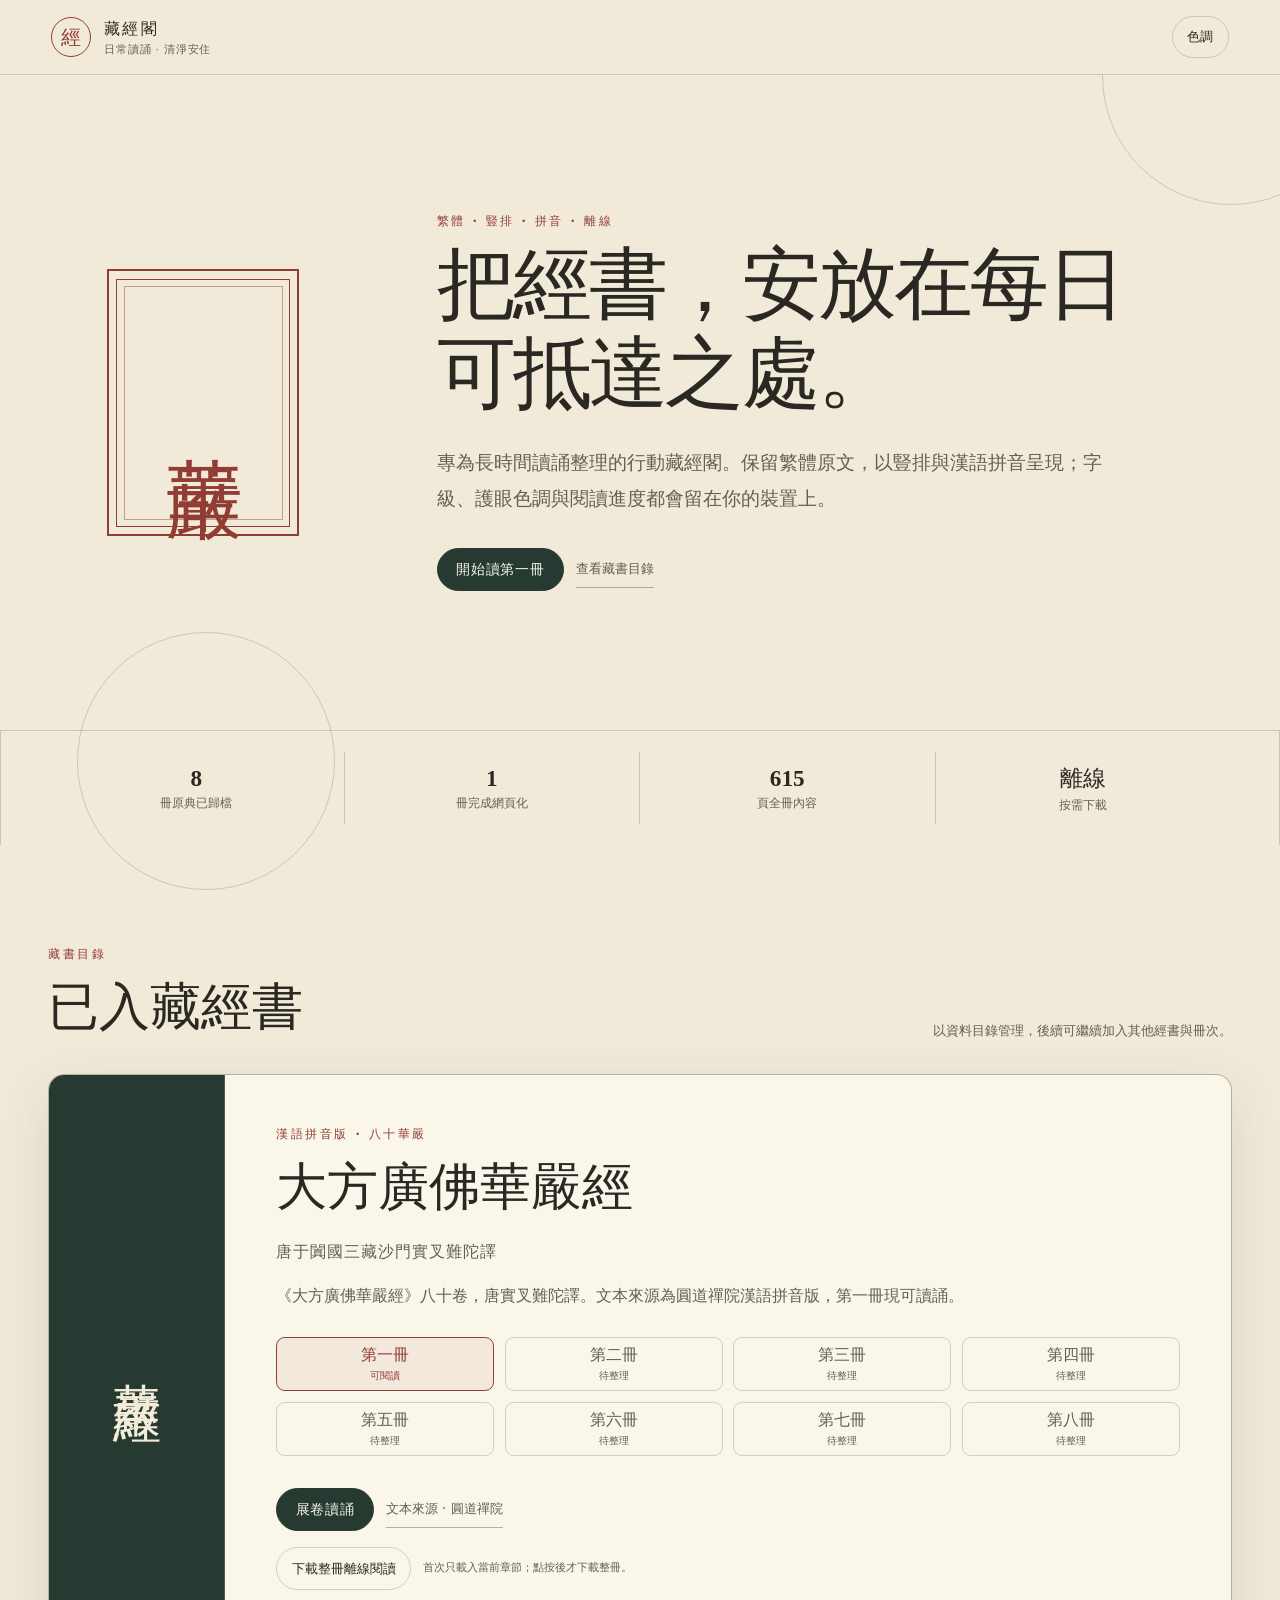
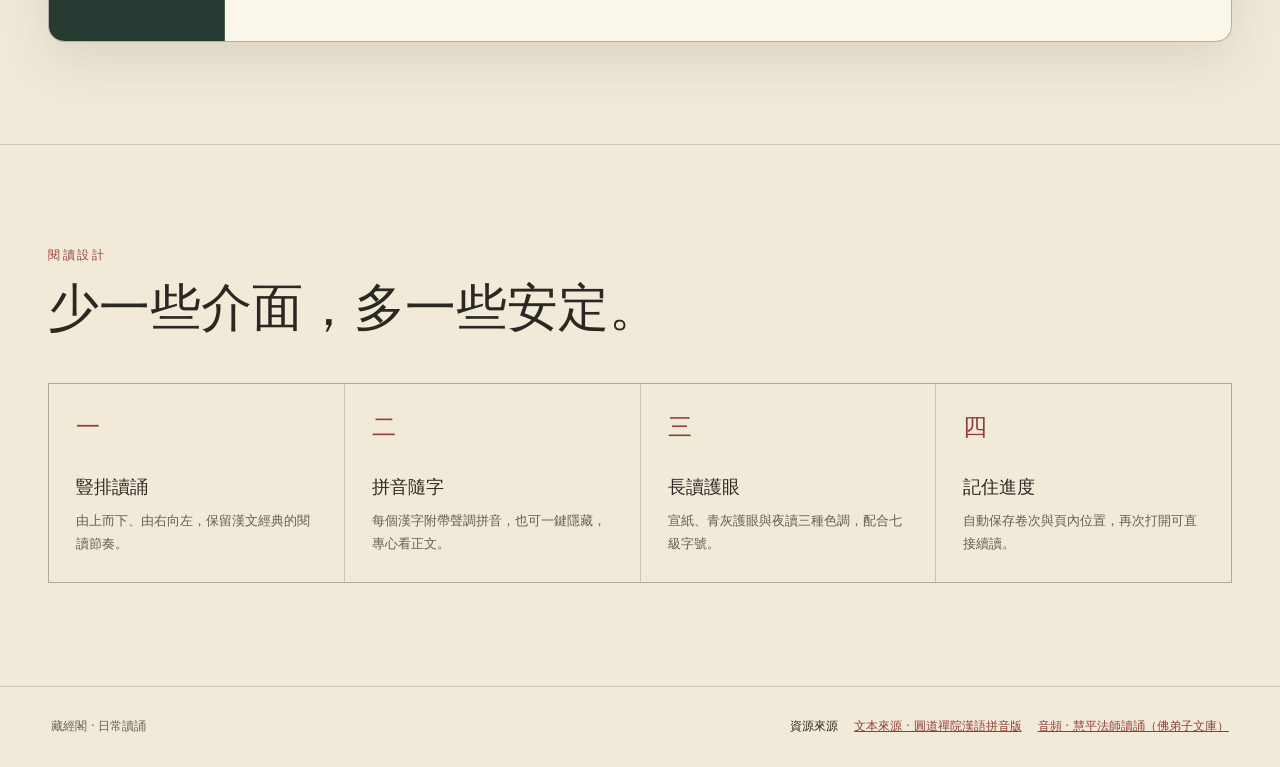
<file: index.html>
<!doctype html>
<html lang="zh-Hant" data-theme="paper" data-reader-font-scale="100" data-pinyin="on">
  <head>
    <meta charset="utf-8">
    <meta name="viewport" content="width=device-width, initial-scale=1, viewport-fit=cover">
    <meta name="theme-color" content="#263a31">
    <meta name="description" content="為手機閱讀而排版的繁體、豎排、拼音經書館。">
    <meta name="apple-mobile-web-app-capable" content="yes">
    <meta name="apple-mobile-web-app-status-bar-style" content="black-translucent">
    <meta name="apple-mobile-web-app-title" content="藏經閣">
    <link rel="manifest" href="./manifest.webmanifest">
    <link rel="apple-touch-icon" href="./assets/icons/apple-touch-icon.png">
    <link rel="icon" href="./assets/icons/icon-192.png">
    <link rel="stylesheet" href="./assets/styles.css">
    <script src="./assets/theme-init.js"></script>
    <title>藏經閣 · 日常讀誦</title>
  </head>
  <body class="library-page">
    <header class="site-header">
      <a class="brand" href="./index.html" aria-label="藏經閣首頁">
        <span class="brand-mark" aria-hidden="true">經</span>
        <span>
          <strong>藏經閣</strong>
          <small>日常讀誦 · 清淨安住</small>
        </span>
      </a>
      <div class="header-actions">
        <button class="quiet-button" type="button" data-theme-cycle aria-label="切換閱讀色調">色調</button>
        <button class="primary-button install-button" type="button" data-install hidden>安裝到手機</button>
      </div>
    </header>

    <main>
      <section class="library-hero" aria-labelledby="hero-title">
        <div class="hero-seal" aria-hidden="true">
          <span>華</span><span>嚴</span>
        </div>
        <div class="hero-copy">
          <p class="eyebrow">繁體 · 豎排 · 拼音 · 離線</p>
          <h1 id="hero-title">把經書，安放在每日可抵達之處。</h1>
          <p>專為長時間讀誦整理的行動藏經閣。保留繁體原文，以豎排與漢語拼音呈現；字級、護眼色調與閱讀進度都會留在你的裝置上。</p>
          <div class="hero-actions">
            <a class="primary-button" href="./reader.html?book=huayan&amp;volume=01">開始讀第一冊</a>
            <a class="text-link" href="#library">查看藏書目錄</a>
          </div>
          <a class="resume-card" id="resumeCard" href="./reader.html?book=huayan&amp;volume=01" hidden>
            <span>
              <small>上次讀到</small>
              <strong id="resumeTitle">第一冊</strong>
            </span>
            <span aria-hidden="true">續讀 →</span>
          </a>
        </div>
      </section>

      <section class="collection-summary" aria-label="藏書狀態">
        <div><strong>8</strong><span>冊原典已歸檔</span></div>
        <div><strong>1</strong><span>冊完成網頁化</span></div>
        <div><strong>615</strong><span>頁全冊內容</span></div>
        <div><strong>離線</strong><span>按需下載</span></div>
      </section>

      <section class="library-section" id="library" aria-labelledby="library-title">
        <div class="section-heading">
          <div>
            <p class="eyebrow">藏書目錄</p>
            <h2 id="library-title">已入藏經書</h2>
          </div>
          <p>以資料目錄管理，後續可繼續加入其他經書與冊次。</p>
        </div>
        <div class="book-grid" id="libraryGrid" aria-live="polite">
          <article class="book-card book-card-loading">正在整理藏書目錄…</article>
        </div>
      </section>

      <section class="reading-principles" aria-labelledby="principles-title">
        <p class="eyebrow">閱讀設計</p>
        <h2 id="principles-title">少一些介面，多一些安定。</h2>
        <div class="principle-grid">
          <article><span>一</span><h3>豎排讀誦</h3><p>由上而下、由右向左，保留漢文經典的閱讀節奏。</p></article>
          <article><span>二</span><h3>拼音隨字</h3><p>每個漢字附帶聲調拼音，也可一鍵隱藏，專心看正文。</p></article>
          <article><span>三</span><h3>長讀護眼</h3><p>宣紙、青灰護眼與夜讀三種色調，配合七級字號。</p></article>
          <article><span>四</span><h3>記住進度</h3><p>自動保存卷次與頁內位置，再次打開可直接續讀。</p></article>
        </div>
      </section>
    </main>

    <footer class="site-footer">
      <span>藏經閣 · 日常讀誦</span>
      <nav class="source-links" aria-label="資源來源">
        <strong>資源來源</strong>
        <a href="https://yuandao-world.org/2020/04/14/%E5%A4%A7%E6%96%B9%E5%BB%A3%E4%BD%9B%E8%8F%AF%E5%9A%B4%E7%B6%93-%E6%BC%A2%E8%AA%9E%E6%8B%BC%E9%9F%B3%E7%89%88%E9%9B%BB%E5%AD%90%E6%AA%94%E4%B8%8B%E8%BC%89/" target="_blank" rel="noreferrer">文本來源 · 圓道禪院漢語拼音版</a>
        <a href="https://www.fodizi.net/fojing/23/7444.html" target="_blank" rel="noreferrer">音頻 · 慧平法師讀誦（佛弟子文庫）</a>
      </nav>
    </footer>

    <dialog class="install-dialog" id="installDialog">
      <form method="dialog">
        <button class="dialog-close" aria-label="關閉">×</button>
        <p class="eyebrow">安裝到手機</p>
        <h2>像 App 一樣打開藏經閣</h2>
        <div id="installInstructions"></div>
        <button class="primary-button" value="close">知道了</button>
      </form>
    </dialog>

    <script src="./assets/app.js" defer></script>
  </body>
</html>
</file>
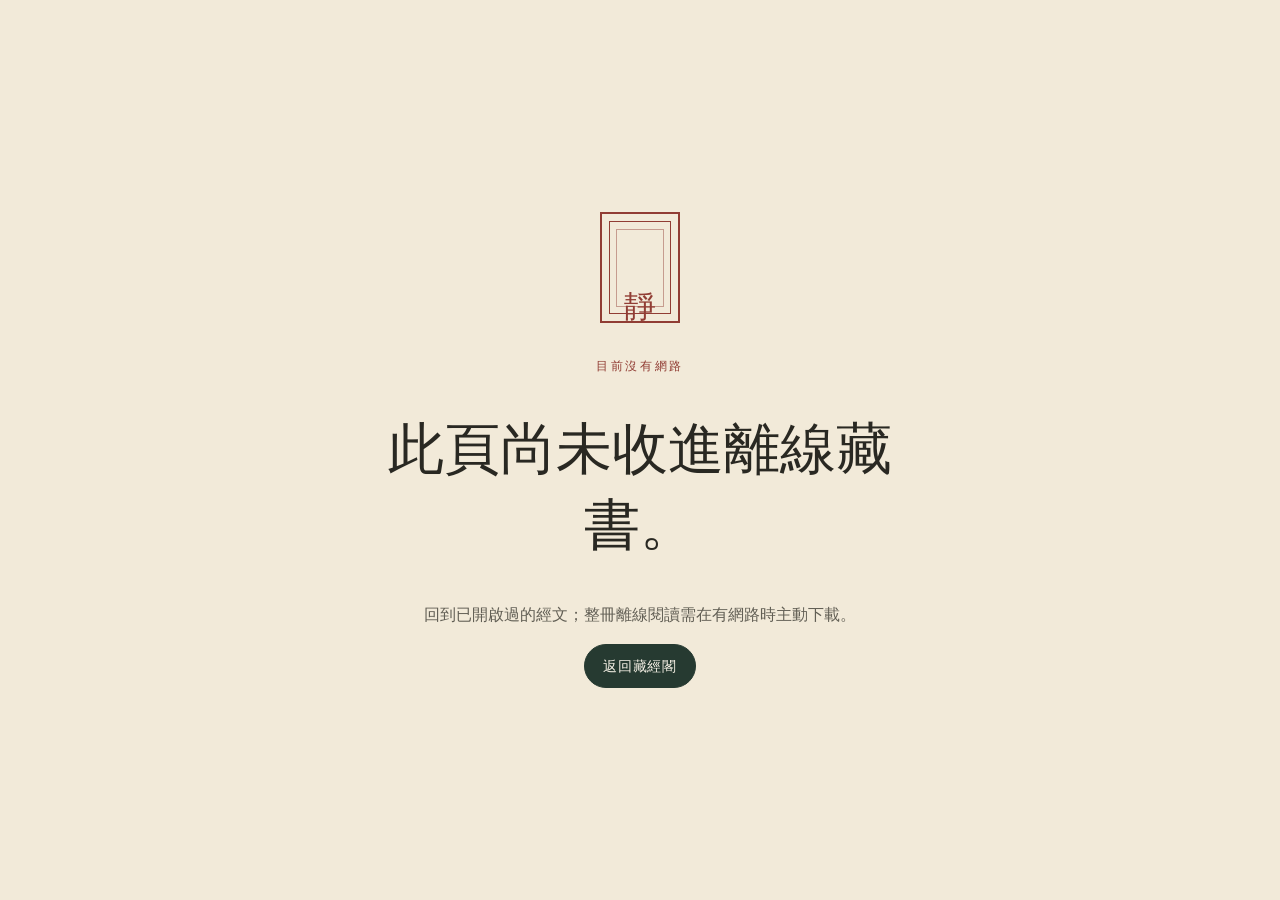
<file: offline.html>
<!doctype html>
<html lang="zh-Hant" data-theme="paper">
  <head>
    <meta charset="utf-8">
    <meta name="viewport" content="width=device-width, initial-scale=1, viewport-fit=cover">
    <link rel="stylesheet" href="./assets/styles.css">
    <script src="./assets/theme-init.js"></script>
    <title>暫時離線 · 藏經閣</title>
  </head>
  <body class="offline-page">
    <main>
      <span class="hero-seal" aria-hidden="true"><span>靜</span></span>
      <p class="eyebrow">目前沒有網路</p>
      <h1>此頁尚未收進離線藏書。</h1>
      <p>回到已開啟過的經文；整冊離線閱讀需在有網路時主動下載。</p>
      <a class="primary-button" href="./index.html">返回藏經閣</a>
    </main>
  </body>
</html>
</file>
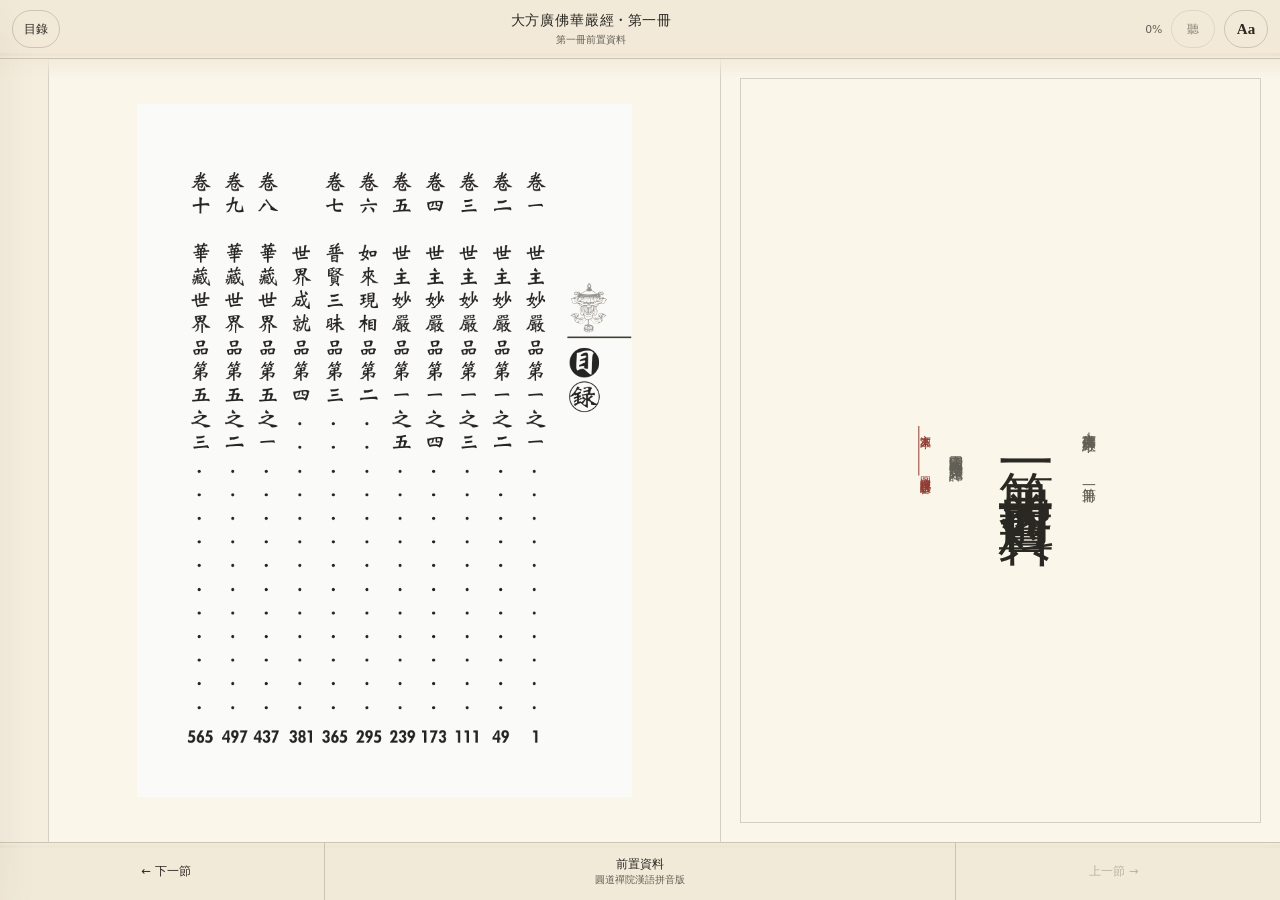
<file: reader.html>
<!doctype html>
<html lang="zh-Hant" data-theme="paper" data-reader-font-scale="100" data-pinyin="on">
  <head>
    <meta charset="utf-8">
    <meta name="viewport" content="width=device-width, initial-scale=1, viewport-fit=cover, user-scalable=yes">
    <meta name="theme-color" content="#263a31">
    <meta name="description" content="大方廣佛華嚴經第一冊繁體豎排拼音閱讀器。">
    <meta name="apple-mobile-web-app-capable" content="yes">
    <meta name="apple-mobile-web-app-status-bar-style" content="black-translucent">
    <meta name="apple-mobile-web-app-title" content="藏經閣">
    <link rel="manifest" href="./manifest.webmanifest">
    <link rel="apple-touch-icon" href="./assets/icons/apple-touch-icon.png">
    <link rel="icon" href="./assets/icons/icon-192.png">
    <link rel="stylesheet" href="./assets/styles.css">
    <script src="./assets/theme-init.js"></script>
    <title>華嚴經第一冊 · 藏經閣</title>
  </head>
  <body class="reader-page">
    <header class="reader-header">
      <button class="icon-button" id="tocButton" type="button" aria-label="打開目錄" aria-expanded="false" aria-controls="tocDrawer">目錄</button>
      <div class="reader-heading">
        <strong id="readerTitle">大方廣佛華嚴經 · 第一冊</strong>
        <span id="currentSectionLabel">載入中…</span>
      </div>
      <div class="reader-header-actions">
        <span class="reader-progress" id="readerProgress" aria-live="polite">0%</span>
        <button class="icon-button audio-button" id="audioButton" type="button" aria-label="從目前閱讀位置開始聽">聽</button>
        <button class="icon-button aa-button" id="settingsButton" type="button" aria-label="閱讀設定" aria-expanded="false" aria-controls="settingsPanel">Aa</button>
      </div>
    </header>

    <main class="reading-viewport" id="readingViewport" tabindex="0" aria-label="經文閱讀區">
      <article class="sutra-track" id="sutraText" aria-live="polite">
        <div class="reader-loading">
          <span class="loading-seal" aria-hidden="true">經</span>
          <p>正在展卷…</p>
        </div>
      </article>
    </main>

    <footer class="reader-footer">
      <button id="nextSection" type="button" aria-label="下一節">← 下一節</button>
      <button class="section-jump" id="sectionJump" type="button" aria-label="打開目錄">
        <span id="footerSectionTitle">載入中</span>
        <small id="sourcePageLabel">圓道禪院漢語拼音版</small>
      </button>
      <button id="previousSection" type="button" aria-label="上一節">上一節 →</button>
    </footer>

    <div class="drawer-backdrop" id="drawerBackdrop" hidden></div>
    <aside class="toc-drawer" id="tocDrawer" aria-hidden="true" aria-labelledby="tocTitle">
      <div class="drawer-header">
        <div>
          <p class="eyebrow">第一冊</p>
          <h2 id="tocTitle">經文目錄</h2>
        </div>
        <button class="dialog-close" id="closeToc" type="button" aria-label="關閉目錄">×</button>
      </div>
      <nav id="tocList" aria-label="第一冊目錄"></nav>
      <div class="drawer-footer">
        <a href="./index.html">返回藏書閣</a>
        <button class="text-button install-button" type="button" data-install hidden>安裝到手機</button>
      </div>
    </aside>

    <section class="settings-panel" id="settingsPanel" aria-hidden="true" aria-labelledby="settingsTitle">
      <div class="settings-header">
        <h2 id="settingsTitle">閱讀設定</h2>
        <button class="dialog-close" id="closeSettings" type="button" aria-label="關閉閱讀設定">×</button>
      </div>
      <div class="setting-row">
        <span>文字大小</span>
        <div class="font-controls" role="group" aria-label="調整文字大小">
          <button id="fontDecrease" type="button" aria-label="縮小文字">字−</button>
          <button id="fontReset" type="button" aria-label="還原文字大小"><span id="fontScaleLabel">100%</span></button>
          <button id="fontIncrease" type="button" aria-label="放大文字">字＋</button>
        </div>
      </div>
      <div class="setting-row">
        <label for="pinyinToggle">漢語拼音</label>
        <button class="switch" id="pinyinToggle" type="button" role="switch" aria-checked="true"><span></span></button>
      </div>
      <fieldset class="theme-options">
        <legend>閱讀色調</legend>
        <button type="button" data-theme-option="paper"><i></i>宣紙</button>
        <button type="button" data-theme-option="eye"><i></i>護眼</button>
        <button type="button" data-theme-option="night"><i></i>夜讀</button>
      </fieldset>
      <div class="offline-download">
        <button class="text-button" type="button" data-offline-download data-index-url="./data/huayan/volume-01-index.json">下載整冊離線閱讀</button>
        <small data-offline-status aria-live="polite">首次只載入當前章節；點按後才下載整冊。</small>
      </div>
      <p class="settings-note">字級、色調、拼音顯示與閱讀進度只保存在這台裝置。</p>
    </section>

    <dialog class="install-dialog" id="installDialog">
      <form method="dialog">
        <button class="dialog-close" aria-label="關閉">×</button>
        <p class="eyebrow">安裝到手機</p>
        <h2>像 App 一樣打開藏經閣</h2>
        <div id="installInstructions"></div>
        <button class="primary-button" value="close">知道了</button>
      </form>
    </dialog>

    <audio id="readerAudio" preload="none" hidden></audio>

    <div class="audio-follow-prompt" id="audioFollowPrompt" aria-live="polite" hidden>
      <span>音頻繼續播放中</span>
      <div class="audio-follow-actions">
        <button class="primary-button" id="audioPromptReturnButton" type="button">回到播放處</button>
        <button class="text-button" id="audioReplayHereButton" type="button">從這裡播放</button>
      </div>
    </div>

    <div class="reader-toast" id="readerToast" role="status" aria-live="polite" hidden></div>

    <script src="./assets/app.js" defer></script>
    <script src="./assets/reader.js" defer></script>
  </body>
</html>
</file>
<file: assets/styles.css>
:root {
  color-scheme: light;
  --paper: #f2ead9;
  --paper-raised: #fbf6ea;
  --ink: #292822;
  --ink-soft: #625f55;
  --line: rgba(53, 50, 42, 0.2);
  --line-strong: rgba(53, 50, 42, 0.36);
  --accent: #913d34;
  --accent-strong: #6f2924;
  --jade: #263a31;
  --jade-soft: #d5ded5;
  --shadow: 0 18px 55px rgba(57, 45, 31, 0.12);
  --reader-scale: 1;
  --safe-top: env(safe-area-inset-top, 0px);
  --safe-bottom: env(safe-area-inset-bottom, 0px);
  --reader-header-height: calc(3.7rem + var(--safe-top));
  --reader-footer-height: calc(3.6rem + var(--safe-bottom));
  font-family: "Noto Serif TC", "Source Han Serif TC", "Songti TC", "PMingLiU", "MingLiU", serif;
  font-synthesis: none;
  text-rendering: optimizeLegibility;
}

:root[data-reader-font-scale="80"] { --reader-scale: 0.8; }
:root[data-reader-font-scale="90"] { --reader-scale: 0.9; }
:root[data-reader-font-scale="100"] { --reader-scale: 1; }
:root[data-reader-font-scale="110"] { --reader-scale: 1.1; }
:root[data-reader-font-scale="120"] { --reader-scale: 1.2; }
:root[data-reader-font-scale="130"] { --reader-scale: 1.3; }
:root[data-reader-font-scale="140"] { --reader-scale: 1.4; }

:root[data-theme="eye"] {
  color-scheme: light;
  --paper: #dfe6d9;
  --paper-raised: #edf1e8;
  --ink: #243028;
  --ink-soft: #536058;
  --line: rgba(35, 57, 44, 0.19);
  --line-strong: rgba(35, 57, 44, 0.36);
  --accent: #75533d;
  --accent-strong: #563d2d;
  --jade: #2f4638;
  --jade-soft: #cbd8cd;
  --shadow: 0 18px 55px rgba(28, 47, 36, 0.1);
}

:root[data-theme="night"] {
  color-scheme: dark;
  --paper: #17211c;
  --paper-raised: #202c26;
  --ink: #dce2da;
  --ink-soft: #a7b2aa;
  --line: rgba(220, 226, 218, 0.13);
  --line-strong: rgba(220, 226, 218, 0.25);
  --accent: #d18b78;
  --accent-strong: #e1a08e;
  --jade: #101712;
  --jade-soft: #34483d;
  --shadow: 0 18px 55px rgba(0, 0, 0, 0.24);
}

* { box-sizing: border-box; }

html {
  min-height: 100%;
  background: var(--paper);
  scroll-behavior: smooth;
}

body {
  min-height: 100%;
  margin: 0;
  background-color: var(--paper);
  color: var(--ink);
  transition: background-color 180ms ease, color 180ms ease;
}

button,
a { -webkit-tap-highlight-color: transparent; }

button,
input { font: inherit; }

button { color: inherit; }

a { color: inherit; }

:focus-visible {
  outline: 3px solid color-mix(in srgb, var(--accent) 75%, transparent);
  outline-offset: 3px;
}

[hidden] { display: none !important; }

.eyebrow {
  margin: 0 0 0.7rem;
  color: var(--accent);
  font-family: system-ui, sans-serif;
  font-size: 0.72rem;
  font-weight: 760;
  letter-spacing: 0.22em;
  text-transform: uppercase;
}

.site-header {
  position: sticky;
  z-index: 20;
  top: 0;
  display: flex;
  align-items: center;
  justify-content: space-between;
  min-height: 4.7rem;
  padding: calc(0.65rem + var(--safe-top)) clamp(1rem, 4vw, 4rem) 0.65rem;
  border-bottom: 1px solid var(--line);
  background: color-mix(in srgb, var(--paper) 90%, transparent);
  backdrop-filter: blur(18px);
}

.brand {
  display: inline-flex;
  align-items: center;
  gap: 0.8rem;
  text-decoration: none;
}

.brand-mark,
.loading-seal {
  display: inline-grid;
  width: 2.5rem;
  height: 2.5rem;
  place-items: center;
  border: 1px solid var(--accent);
  border-radius: 50%;
  color: var(--accent);
  font-size: 1.25rem;
  font-weight: 800;
}

.brand strong,
.brand small { display: block; }

.brand strong {
  font-size: 1.02rem;
  letter-spacing: 0.14em;
}

.brand small {
  margin-top: 0.2rem;
  color: var(--ink-soft);
  font-family: system-ui, sans-serif;
  font-size: 0.66rem;
  letter-spacing: 0.08em;
}

.header-actions,
.hero-actions,
.book-actions {
  display: flex;
  align-items: center;
  gap: 0.75rem;
}

.primary-button,
.quiet-button,
.text-button,
.text-link,
.icon-button {
  border: 0;
  cursor: pointer;
  text-decoration: none;
}

.primary-button {
  display: inline-flex;
  min-height: 2.7rem;
  align-items: center;
  justify-content: center;
  padding: 0.7rem 1.15rem;
  border: 1px solid var(--jade);
  border-radius: 999px;
  background: var(--jade);
  color: #f7f2e7;
  font-family: system-ui, sans-serif;
  font-size: 0.88rem;
  font-weight: 720;
  letter-spacing: 0.05em;
}

:root[data-theme="night"] .primary-button { color: var(--ink); }

.quiet-button,
.text-button {
  padding: 0.7rem 0.9rem;
  border: 1px solid var(--line);
  border-radius: 999px;
  background: transparent;
  font-family: system-ui, sans-serif;
  font-size: 0.82rem;
}

.text-link {
  padding: 0.55rem 0;
  border-bottom: 1px solid var(--line-strong);
  color: var(--ink-soft);
  font-family: system-ui, sans-serif;
  font-size: 0.84rem;
}

.library-page main { overflow: hidden; }

.library-hero {
  position: relative;
  display: grid;
  min-height: min(41rem, calc(100vh - 4.7rem));
  grid-template-columns: minmax(8rem, 15rem) minmax(0, 46rem);
  align-items: center;
  justify-content: center;
  gap: clamp(2rem, 7vw, 7rem);
  padding: clamp(3rem, 8vw, 7.5rem) clamp(1.25rem, 6vw, 6rem);
  border-bottom: 1px solid var(--line);
}

.library-hero::before,
.library-hero::after {
  position: absolute;
  width: 16rem;
  height: 16rem;
  border: 1px solid var(--line);
  border-radius: 50%;
  content: "";
  pointer-events: none;
}

.library-hero::before { top: -8rem; right: -5rem; }
.library-hero::after { bottom: -10rem; left: 6vw; }

.hero-seal {
  position: relative;
  display: flex;
  width: clamp(7.5rem, 15vw, 12rem);
  aspect-ratio: 0.72;
  align-items: center;
  justify-content: center;
  gap: 0.1em;
  border: 2px solid var(--accent);
  color: var(--accent);
  font-size: clamp(2.5rem, 6vw, 5.4rem);
  font-weight: 800;
  letter-spacing: 0.04em;
  writing-mode: vertical-rl;
}

.hero-seal::before,
.hero-seal::after {
  position: absolute;
  inset: 0.45rem;
  border: 1px solid var(--accent);
  content: "";
}

.hero-seal::after {
  inset: 0.9rem;
  opacity: 0.45;
}

.hero-copy { position: relative; z-index: 1; }

.hero-copy h1 {
  max-width: 13em;
  margin: 0;
  font-size: clamp(2.5rem, 6.2vw, 5.9rem);
  font-weight: 680;
  letter-spacing: -0.035em;
  line-height: 1.12;
}

.hero-copy > p:not(.eyebrow) {
  max-width: 42rem;
  margin: 1.7rem 0 0;
  color: var(--ink-soft);
  font-family: system-ui, sans-serif;
  font-size: clamp(0.98rem, 1.8vw, 1.16rem);
  line-height: 1.9;
}

.hero-actions { margin-top: 2rem; }

.resume-card {
  display: flex;
  max-width: 34rem;
  align-items: center;
  justify-content: space-between;
  gap: 1rem;
  margin-top: 1.5rem;
  padding: 0.9rem 1.1rem;
  border: 1px solid var(--line-strong);
  border-radius: 0.85rem;
  background: var(--paper-raised);
  text-decoration: none;
}

.resume-card small,
.resume-card strong { display: block; }

.resume-card small {
  margin-bottom: 0.2rem;
  color: var(--ink-soft);
  font-family: system-ui, sans-serif;
  font-size: 0.68rem;
}

.collection-summary {
  display: grid;
  max-width: 80rem;
  grid-template-columns: repeat(4, 1fr);
  margin: 0 auto;
  padding: 1.3rem clamp(1rem, 4vw, 3rem);
  border-right: 1px solid var(--line);
  border-left: 1px solid var(--line);
}

.collection-summary div {
  display: flex;
  min-height: 4.5rem;
  flex-direction: column;
  align-items: center;
  justify-content: center;
  gap: 0.3rem;
  border-right: 1px solid var(--line);
  text-align: center;
}

.collection-summary div:last-child { border-right: 0; }
.collection-summary strong { font-size: 1.45rem; }
.collection-summary span { color: var(--ink-soft); font-family: system-ui, sans-serif; font-size: 0.72rem; }

.library-section,
.reading-principles {
  max-width: 80rem;
  margin: 0 auto;
  padding: clamp(4rem, 8vw, 7rem) clamp(1rem, 4vw, 3rem);
}

.section-heading {
  display: flex;
  align-items: end;
  justify-content: space-between;
  gap: 2rem;
  margin-bottom: 2rem;
}

.section-heading h2,
.reading-principles h2 {
  margin: 0;
  font-size: clamp(1.9rem, 4vw, 3.5rem);
  font-weight: 650;
}

.section-heading > p {
  max-width: 29rem;
  margin: 0;
  color: var(--ink-soft);
  font-family: system-ui, sans-serif;
  font-size: 0.84rem;
  line-height: 1.7;
}

.book-card {
  display: grid;
  grid-template-columns: minmax(7rem, 11rem) 1fr;
  overflow: hidden;
  min-height: 25rem;
  border: 1px solid var(--line-strong);
  border-radius: 1rem;
  background: var(--paper-raised);
  box-shadow: var(--shadow);
}

.book-card-loading { display: block; min-height: 10rem; padding: 2rem; color: var(--ink-soft); }

.book-spine {
  display: grid;
  min-height: 100%;
  place-items: center;
  border-right: 1px solid rgba(255, 255, 255, 0.16);
  background: var(--jade);
  color: #f4ecda;
}

.book-spine span {
  font-size: clamp(1.8rem, 4vw, 3rem);
  font-weight: 650;
  letter-spacing: 0.18em;
  writing-mode: vertical-rl;
}

.book-details { padding: clamp(1.5rem, 4vw, 3.3rem); }

.book-details h3 {
  margin: 0 0 0.5rem;
  font-size: clamp(1.8rem, 4vw, 3.2rem);
  font-weight: 650;
}

.book-details > p:not(.eyebrow) {
  max-width: 50rem;
  color: var(--ink-soft);
  font-family: system-ui, sans-serif;
  line-height: 1.75;
}

.book-details .translator { color: var(--ink); font-family: inherit; letter-spacing: 0.06em; }

.offline-download {
  display: flex;
  align-items: center;
  gap: 0.75rem;
  margin-top: 1rem;
  font-family: system-ui, sans-serif;
}

.offline-download button { flex: 0 0 auto; color: var(--ink); }
.offline-download button:disabled { cursor: wait; opacity: 0.68; }
.offline-download small { color: var(--ink-soft); font-size: 0.68rem; line-height: 1.55; }

.volume-list {
  display: grid;
  grid-template-columns: repeat(4, minmax(5.4rem, 1fr));
  gap: 0.65rem;
  margin: 1.7rem 0 2rem;
}

.volume-chip {
  display: flex;
  min-height: 3.4rem;
  flex-direction: column;
  align-items: center;
  justify-content: center;
  gap: 0.2rem;
  border: 1px solid var(--line);
  border-radius: 0.55rem;
  color: var(--ink-soft);
  text-decoration: none;
}

.volume-chip small { font-family: system-ui, sans-serif; font-size: 0.62rem; }
.volume-ready { border-color: var(--accent); background: color-mix(in srgb, var(--accent) 8%, transparent); color: var(--accent); }

.reading-principles { border-top: 1px solid var(--line); }
.reading-principles > h2 { max-width: 15em; }

.principle-grid {
  display: grid;
  grid-template-columns: repeat(4, 1fr);
  gap: 1px;
  margin-top: 2.5rem;
  border: 1px solid var(--line);
  background: var(--line);
}

.principle-grid article { padding: 1.7rem; background: var(--paper); }
.principle-grid span { color: var(--accent); font-size: 1.5rem; }
.principle-grid h3 { margin: 2rem 0 0.7rem; font-size: 1.1rem; }
.principle-grid p { margin: 0; color: var(--ink-soft); font-family: system-ui, sans-serif; font-size: 0.82rem; line-height: 1.7; }

.site-footer {
  display: flex;
  align-items: center;
  justify-content: space-between;
  gap: 1rem;
  padding: 2rem clamp(1rem, 4vw, 4rem) calc(2rem + var(--safe-bottom));
  border-top: 1px solid var(--line);
  color: var(--ink-soft);
  font-family: system-ui, sans-serif;
  font-size: 0.74rem;
}

.site-footer a { color: var(--accent); }
.source-links { display: flex; flex-wrap: wrap; align-items: center; justify-content: flex-end; gap: 0.45rem 1rem; }
.source-links strong { color: var(--ink); font-size: 0.72rem; }

.install-dialog {
  width: min(92vw, 31rem);
  padding: 0;
  border: 1px solid var(--line-strong);
  border-radius: 1rem;
  background: var(--paper-raised);
  color: var(--ink);
  box-shadow: var(--shadow);
}

.install-dialog::backdrop { background: rgba(16, 20, 17, 0.5); backdrop-filter: blur(3px); }
.install-dialog form { position: relative; padding: 2rem; }
.install-dialog h2 { margin: 0 0 1rem; }
.install-dialog p { color: var(--ink-soft); font-family: system-ui, sans-serif; line-height: 1.75; }

.dialog-close {
  display: grid;
  width: 2.2rem;
  height: 2.2rem;
  padding: 0;
  place-items: center;
  border: 1px solid var(--line);
  border-radius: 50%;
  background: transparent;
  cursor: pointer;
  font-family: system-ui, sans-serif;
  font-size: 1.25rem;
}

.install-dialog .dialog-close { position: absolute; top: 1rem; right: 1rem; }

/* Reader */
.reader-page { height: 100dvh; overflow: hidden; }

.reader-header {
  position: fixed;
  z-index: 60;
  top: 0;
  right: 0;
  left: 0;
  display: grid;
  height: var(--reader-header-height);
  grid-template-columns: auto minmax(0, 1fr) auto;
  align-items: center;
  gap: 0.75rem;
  padding: var(--safe-top) max(0.75rem, env(safe-area-inset-right)) 0 max(0.75rem, env(safe-area-inset-left));
  border-bottom: 1px solid var(--line);
  background: color-mix(in srgb, var(--paper) 92%, transparent);
  backdrop-filter: blur(18px);
}

.icon-button {
  display: inline-flex;
  box-sizing: border-box;
  min-width: 2.75rem;
  min-height: 2.4rem;
  align-items: center;
  justify-content: center;
  padding: 0.55rem 0.7rem;
  border: 1px solid var(--line);
  border-radius: 999px;
  background: transparent;
  color: var(--ink);
  font-family: system-ui, sans-serif;
  font-size: 0.75rem;
  font-weight: 680;
}

.aa-button { font-family: Georgia, serif; font-size: 0.94rem; }
.audio-button[data-playing="true"] {
  border-color: var(--jade);
  background: color-mix(in srgb, var(--jade) 12%, transparent);
  color: var(--jade);
}
.audio-button[data-loading="true"] { cursor: progress; opacity: 0.72; }
.audio-button[data-unavailable="true"] { opacity: 0.52; }

.reader-heading {
  min-width: 0;
  text-align: center;
}

.reader-heading strong,
.reader-heading span {
  display: block;
  overflow: hidden;
  text-overflow: ellipsis;
  white-space: nowrap;
}

.reader-heading strong { font-size: 0.88rem; letter-spacing: 0.06em; }
.reader-heading span { margin-top: 0.14rem; color: var(--ink-soft); font-family: system-ui, sans-serif; font-size: 0.63rem; }

.reader-header-actions { display: flex; align-items: center; gap: 0.55rem; }
.reader-progress { width: 2.5rem; color: var(--ink-soft); font-family: system-ui, sans-serif; font-size: 0.68rem; text-align: right; }

.reading-viewport {
  position: fixed;
  z-index: 1;
  top: var(--reader-header-height);
  right: 0;
  bottom: var(--reader-footer-height);
  left: 0;
  overflow-x: auto;
  overflow-y: hidden;
  background-color: var(--paper);
  overscroll-behavior: contain;
  scrollbar-color: color-mix(in srgb, var(--accent) 45%, transparent) transparent;
  scrollbar-width: thin;
  touch-action: pan-x;
}

.reading-viewport::before {
  position: fixed;
  z-index: 3;
  top: var(--reader-header-height);
  right: 0;
  left: 0;
  height: 1.2rem;
  background: linear-gradient(to bottom, color-mix(in srgb, var(--paper) 95%, transparent), transparent);
  content: "";
  pointer-events: none;
}

.sutra-track {
  display: flex;
  width: max-content;
  min-width: 100%;
  height: 100%;
  flex-direction: row-reverse;
  align-items: stretch;
  opacity: 1;
  transition: opacity 180ms ease;
}

.sutra-track.audio-transitioning { opacity: 0.38; }

.section-title-page,
.source-page {
  position: relative;
  flex: 0 0 auto;
  writing-mode: vertical-rl;
  text-orientation: upright;
}

.section-title-page {
  display: flex;
  width: min(100vw, 35rem);
  height: 100%;
  flex-direction: column;
  align-items: center;
  justify-content: center;
  padding: 2rem clamp(2rem, 8vw, 5rem);
  border-left: 1px solid var(--line);
  background: var(--paper-raised);
}

.section-title-page::before {
  position: absolute;
  inset: 1.2rem;
  border: 1px solid var(--line);
  content: "";
}

.section-title-page h1 {
  margin: 0 0 0 1.5rem;
  color: var(--ink);
  font-size: clamp(1.9rem, 7vw, 3.5rem);
  font-weight: 680;
  letter-spacing: 0.12em;
}

.section-title-page p,
.section-title-page span,
.section-title-page small {
  position: relative;
  z-index: 1;
  margin: 0 0 0 0.9rem;
  color: var(--ink-soft);
  font-size: 0.86rem;
  letter-spacing: 0.08em;
}

.section-title-page small { color: var(--accent); font-family: system-ui, sans-serif; font-size: 0.66rem; }

.section-return {
  --pull-progress: 0;
  position: absolute;
  z-index: 2;
  right: 0.8rem;
  bottom: 1rem;
  display: flex;
  align-items: center;
  gap: 0.55rem;
  writing-mode: horizontal-tb;
}

.section-return p,
.section-return small {
  margin: 0;
  writing-mode: vertical-rl;
  text-orientation: upright;
}

.section-return p {
  color: var(--accent);
  font-size: 0.7rem;
  letter-spacing: 0.06em;
}

.section-return small {
  max-height: 11rem;
  color: var(--ink-soft);
  font-family: system-ui, sans-serif;
  font-size: 0.6rem;
  letter-spacing: 0.04em;
}

.return-arrow {
  color: var(--accent);
  font-family: system-ui, sans-serif;
  font-size: 1.8rem;
  transition: color 140ms ease, transform 140ms ease;
}

.return-meter {
  width: 0.24rem;
  height: 4.8rem;
  overflow: hidden;
  border-radius: 999px;
  background: var(--line);
}

.return-meter span {
  display: block;
  width: 100%;
  height: 100%;
  border-radius: inherit;
  background: var(--accent);
  transform: scaleY(var(--pull-progress));
  transform-origin: bottom;
  transition: transform 80ms linear;
}

.section-return[data-ready="true"] .return-arrow {
  color: var(--accent-strong);
  transform: translateX(0.45rem);
}

.source-page {
  display: flex;
  min-width: min(100vw, 34rem);
  height: 100%;
  align-items: flex-start;
  padding: clamp(1.6rem, 5vh, 3.2rem) clamp(1.2rem, 5vw, 3rem);
  border-left: 1px solid var(--line);
  scroll-snap-align: end;
}

.source-page:nth-child(odd) { background: color-mix(in srgb, var(--paper-raised) 28%, var(--paper)); }

.section-continuation {
  --pull-progress: 0;
  position: relative;
  display: flex;
  width: min(100vw, 32rem);
  height: 100%;
  flex: 0 0 auto;
  align-items: center;
  justify-content: center;
  gap: clamp(0.65rem, 2.8vw, 1.35rem);
  padding: 2rem clamp(1rem, 5vw, 3rem);
  border-left: 1px solid var(--line);
  background:
    radial-gradient(circle at center, color-mix(in srgb, var(--accent) 8%, transparent), transparent 56%),
    var(--paper-raised);
  scroll-snap-align: end;
}

.section-continuation h2,
.section-continuation p,
.section-continuation small,
.section-continuation button,
.section-continuation a {
  margin: 0;
  writing-mode: vertical-rl;
  text-orientation: upright;
}

.section-continuation h2 {
  color: var(--ink);
  font-size: clamp(1.25rem, 5vw, 1.85rem);
  letter-spacing: 0.12em;
}

.section-continuation p {
  color: var(--accent);
  font-size: 0.88rem;
  letter-spacing: 0.09em;
}

.section-continuation small {
  color: var(--ink-soft);
  font-family: system-ui, sans-serif;
  font-size: 0.65rem;
  letter-spacing: 0.06em;
}

.section-continuation button,
.section-continuation a {
  min-height: 7rem;
  padding: 0.72rem 0.58rem;
  border: 1px solid var(--line-strong);
  border-radius: 999px;
  background: color-mix(in srgb, var(--paper) 78%, transparent);
  color: var(--ink);
  cursor: pointer;
  font-family: system-ui, sans-serif;
  font-size: 0.72rem;
  letter-spacing: 0.06em;
  text-decoration: none;
}

.continuation-arrow {
  color: var(--accent);
  font-family: system-ui, sans-serif;
  font-size: clamp(2rem, 8vw, 3.5rem);
  transition: color 140ms ease, transform 140ms ease;
}

.continuation-meter {
  width: 0.28rem;
  height: min(24vh, 7rem);
  overflow: hidden;
  border-radius: 999px;
  background: var(--line);
}

.continuation-meter span {
  display: block;
  width: 100%;
  height: 100%;
  border-radius: inherit;
  background: var(--accent);
  transform: scaleY(var(--pull-progress));
  transform-origin: bottom;
  transition: transform 80ms linear;
}

.section-continuation[data-ready="true"] .continuation-arrow {
  color: var(--accent-strong);
  transform: translateX(-0.45rem);
}

.section-continuation[data-ready="true"] button {
  border-color: var(--accent);
  background: color-mix(in srgb, var(--accent) 12%, var(--paper));
}

.section-continuation.is-final { gap: clamp(1rem, 5vw, 2rem); }

.continuation-seal {
  display: grid;
  width: 4.2rem;
  aspect-ratio: 1;
  place-items: center;
  border: 1px solid var(--accent);
  border-radius: 50%;
  color: var(--accent);
  font-size: 1.65rem;
}

.facsimile-page {
  width: min(100vw, 42rem);
  align-items: center;
  justify-content: center;
  background: var(--paper-raised);
  writing-mode: horizontal-tb;
}

.facsimile-page img {
  display: block;
  max-width: 100%;
  max-height: 100%;
  object-fit: contain;
  filter: sepia(0.08) contrast(0.96);
}

:root[data-theme="night"] .facsimile-page img {
  opacity: 0.84;
  filter: invert(0.88) hue-rotate(175deg) contrast(0.86);
}

.page-text {
  height: 100%;
  color: var(--ink);
  font-size: calc(clamp(1.38rem, 5.8vw, 2.2rem) * var(--reader-scale));
  font-weight: 520;
  letter-spacing: 0.1em;
  line-height: 2.05;
  white-space: normal;
}

.page-text ruby {
  ruby-position: inter-character;
  ruby-align: center;
}

.page-text rt {
  color: var(--ink-soft);
  font-family: ui-sans-serif, system-ui, sans-serif;
  font-size: 0.31em;
  font-weight: 550;
  letter-spacing: 0;
  text-orientation: sideways;
}

:root[data-pinyin="off"] .page-text rt { display: none; }

.punctuation { color: color-mix(in srgb, var(--ink) 82%, var(--accent)); }

.reader-loading,
.reader-error {
  display: flex;
  width: 100vw;
  height: 100%;
  flex-direction: column;
  align-items: center;
  justify-content: center;
  gap: 0.8rem;
  color: var(--ink-soft);
  font-family: system-ui, sans-serif;
  text-align: center;
}

.reader-error h2,
.reader-error p { margin: 0; }
.reader-error p { max-width: 25rem; line-height: 1.7; }

.reader-footer {
  position: fixed;
  z-index: 55;
  right: 0;
  bottom: 0;
  left: 0;
  display: grid;
  height: var(--reader-footer-height);
  grid-template-columns: minmax(5.5rem, 1fr) minmax(0, 2fr) minmax(5.5rem, 1fr);
  padding: 0 max(0.5rem, env(safe-area-inset-right)) var(--safe-bottom) max(0.5rem, env(safe-area-inset-left));
  border-top: 1px solid var(--line);
  background: color-mix(in srgb, var(--paper) 94%, transparent);
  backdrop-filter: blur(18px);
}

.reader-footer button {
  border: 0;
  background: transparent;
  cursor: pointer;
  font-family: system-ui, sans-serif;
  font-size: 0.72rem;
}

.reader-footer button:disabled { cursor: default; opacity: 0.28; }

.section-jump {
  display: flex;
  min-width: 0;
  flex-direction: column;
  align-items: center;
  justify-content: center;
  border-right: 1px solid var(--line) !important;
  border-left: 1px solid var(--line) !important;
}

.section-jump span,
.section-jump small {
  display: block;
  max-width: 100%;
  overflow: hidden;
  text-overflow: ellipsis;
  white-space: nowrap;
}

.section-jump span { font-family: inherit; font-weight: 720; }
.section-jump small { margin-top: 0.15rem; color: var(--ink-soft); font-size: 0.6rem; }

.drawer-backdrop {
  position: fixed;
  z-index: 70;
  inset: 0;
  background: rgba(16, 20, 17, 0.42);
  backdrop-filter: blur(3px);
}

.toc-drawer {
  position: fixed;
  z-index: 80;
  top: 0;
  bottom: 0;
  left: 0;
  display: flex;
  width: min(88vw, 27rem);
  flex-direction: column;
  border-right: 1px solid var(--line-strong);
  background: var(--paper-raised);
  box-shadow: var(--shadow);
  transform: translateX(-104%);
  transition: transform 220ms ease;
}

.toc-drawer[data-open="true"] { transform: translateX(0); }

.drawer-header,
.settings-header {
  display: flex;
  align-items: center;
  justify-content: space-between;
  gap: 1rem;
  padding: calc(1.2rem + var(--safe-top)) 1.2rem 1rem;
  border-bottom: 1px solid var(--line);
}

.drawer-header h2,
.settings-header h2 { margin: 0; font-size: 1.25rem; }

#tocList {
  flex: 1;
  overflow-y: auto;
  padding: 0.55rem;
}

#tocList button {
  display: grid;
  width: 100%;
  grid-template-columns: 2.5rem 1fr;
  align-items: center;
  gap: 0.7rem;
  padding: 0.8rem;
  border: 0;
  border-bottom: 1px solid var(--line);
  border-radius: 0.45rem;
  background: transparent;
  color: var(--ink);
  cursor: pointer;
  text-align: left;
}

#tocList button.active { background: color-mix(in srgb, var(--accent) 10%, transparent); color: var(--accent); }
.toc-number { color: var(--ink-soft); font-family: system-ui, sans-serif; font-size: 0.66rem; }
#tocList strong,
#tocList small { display: block; }
#tocList strong { font-size: 0.9rem; }
#tocList small { margin-top: 0.22rem; color: var(--ink-soft); font-family: system-ui, sans-serif; font-size: 0.62rem; }

.drawer-footer {
  display: flex;
  align-items: center;
  justify-content: space-between;
  gap: 1rem;
  padding: 1rem 1.2rem calc(1rem + var(--safe-bottom));
  border-top: 1px solid var(--line);
  font-family: system-ui, sans-serif;
  font-size: 0.78rem;
}

.settings-panel {
  position: fixed;
  z-index: 85;
  top: calc(var(--reader-header-height) - 0.15rem);
  right: 0.75rem;
  width: min(calc(100vw - 1.5rem), 24rem);
  overflow: hidden;
  border: 1px solid var(--line-strong);
  border-radius: 0.9rem;
  background: var(--paper-raised);
  box-shadow: var(--shadow);
  opacity: 0;
  pointer-events: none;
  transform: translateY(-0.5rem);
  transition: opacity 160ms ease, transform 160ms ease;
}

.settings-panel[data-open="true"] { opacity: 1; pointer-events: auto; transform: translateY(0); }
.settings-header { padding: 0.9rem 1rem; }
.settings-header h2 { font-size: 1rem; }

.audio-follow-prompt {
  position: fixed;
  z-index: 80;
  right: max(0.75rem, env(safe-area-inset-right));
  bottom: calc(var(--reader-footer-height) + 0.75rem);
  display: grid;
  width: min(calc(100vw - 1.5rem), 28rem);
  grid-template-columns: auto minmax(0, 1fr);
  align-items: center;
  gap: 0.75rem;
  padding: 0.7rem;
  border: 1px solid var(--line-strong);
  border-radius: 0.9rem;
  background: color-mix(in srgb, var(--paper-raised) 96%, transparent);
  box-shadow: var(--shadow);
  font-family: system-ui, sans-serif;
  backdrop-filter: blur(12px);
}

.audio-follow-prompt[hidden] { display: none; }
.audio-follow-prompt > span { color: var(--ink-soft); font-size: 0.66rem; white-space: nowrap; }
.audio-follow-actions { display: flex; min-width: 0; align-items: center; justify-content: flex-end; gap: 0.4rem; }
.audio-follow-actions button { min-height: 2.35rem; padding: 0.45rem 0.7rem; white-space: nowrap; font-size: 0.68rem; }

.setting-row {
  display: flex;
  min-height: 4rem;
  align-items: center;
  justify-content: space-between;
  gap: 1rem;
  padding: 0.75rem 1rem;
  border-bottom: 1px solid var(--line);
  font-family: system-ui, sans-serif;
  font-size: 0.82rem;
}

.font-controls { display: grid; grid-template-columns: repeat(3, 3.25rem); }
.font-controls button {
  min-height: 2.35rem;
  border: 1px solid var(--line);
  border-right: 0;
  background: transparent;
  cursor: pointer;
  font-family: system-ui, sans-serif;
  font-size: 0.72rem;
}
.font-controls button:first-child { border-radius: 999px 0 0 999px; }
.font-controls button:last-child { border-right: 1px solid var(--line); border-radius: 0 999px 999px 0; }

.switch {
  position: relative;
  width: 3rem;
  height: 1.7rem;
  padding: 0;
  border: 1px solid var(--line-strong);
  border-radius: 999px;
  background: var(--paper);
  cursor: pointer;
}

.switch span {
  position: absolute;
  top: 0.2rem;
  left: 0.2rem;
  width: 1.2rem;
  height: 1.2rem;
  border-radius: 50%;
  background: var(--ink-soft);
  transition: transform 160ms ease, background 160ms ease;
}

.switch[aria-checked="true"] { background: color-mix(in srgb, var(--jade) 20%, var(--paper)); }
.switch[aria-checked="true"] span { background: var(--jade); transform: translateX(1.28rem); }

.theme-options {
  display: grid;
  grid-template-columns: repeat(3, 1fr);
  gap: 0.55rem;
  margin: 0;
  padding: 1rem;
  border: 0;
  border-bottom: 1px solid var(--line);
}

.theme-options legend { padding: 0 0 0.7rem; font-family: system-ui, sans-serif; font-size: 0.78rem; }
.theme-options button {
  display: flex;
  min-height: 3rem;
  align-items: center;
  justify-content: center;
  gap: 0.4rem;
  border: 1px solid var(--line);
  border-radius: 0.55rem;
  background: transparent;
  cursor: pointer;
  font-family: system-ui, sans-serif;
  font-size: 0.7rem;
}
.theme-options button[data-selected="true"] { border-color: var(--accent); color: var(--accent); }
.theme-options i { width: 0.9rem; height: 0.9rem; border: 1px solid rgba(0,0,0,.2); border-radius: 50%; background: #f2ead9; }
.theme-options [data-theme-option="eye"] i { background: #dfe6d9; }
.theme-options [data-theme-option="night"] i { background: #17211c; }

.settings-panel .offline-download {
  align-items: stretch;
  flex-direction: column;
  gap: 0.5rem;
  margin: 0;
  padding: 1rem;
  border-bottom: 1px solid var(--line);
}

.settings-panel .offline-download button { width: 100%; min-height: 2.75rem; }

.settings-note { margin: 0; padding: 0.85rem 1rem 1rem; color: var(--ink-soft); font-family: system-ui, sans-serif; font-size: 0.68rem; line-height: 1.55; }

.reader-toast {
  position: fixed;
  z-index: 100;
  bottom: calc(var(--reader-footer-height) + 1rem);
  left: 50%;
  padding: 0.6rem 0.9rem;
  border: 1px solid var(--line-strong);
  border-radius: 999px;
  background: var(--ink);
  color: var(--paper);
  box-shadow: var(--shadow);
  font-family: system-ui, sans-serif;
  font-size: 0.72rem;
  transform: translateX(-50%);
}

.update-prompt {
  position: fixed;
  z-index: 130;
  right: max(1rem, env(safe-area-inset-right));
  bottom: max(1rem, env(safe-area-inset-bottom));
  display: grid;
  width: min(calc(100vw - 2rem), 25rem);
  grid-template-columns: minmax(0, 1fr) auto;
  align-items: center;
  gap: 0.8rem;
  padding: 0.9rem;
  border: 1px solid var(--line-strong);
  border-radius: 0.9rem;
  background: var(--paper-raised);
  box-shadow: var(--shadow);
  font-family: system-ui, sans-serif;
}

.update-prompt[hidden] { display: none; }
.reader-page .update-prompt { bottom: calc(var(--reader-footer-height) + 0.75rem); }
.update-prompt-copy strong,
.update-prompt-copy span { display: block; }
.update-prompt-copy strong { font-size: 0.85rem; }
.update-prompt-copy span { margin-top: 0.2rem; color: var(--ink-soft); font-size: 0.68rem; line-height: 1.45; }
.update-prompt-actions { display: flex; align-items: center; gap: 0.4rem; }
.update-prompt button { min-height: 2.5rem; white-space: nowrap; }
.update-prompt-dismiss { padding: 0.55rem; border: 0; background: transparent; color: var(--ink-soft); cursor: pointer; }

.offline-page {
  display: grid;
  min-height: 100dvh;
  place-items: center;
  padding: 2rem;
  text-align: center;
}
.offline-page main { max-width: 32rem; }
.offline-page .hero-seal { display: inline-flex; width: 5rem; margin-bottom: 2rem; font-size: 2rem; }
.offline-page h1 { font-size: clamp(2rem, 7vw, 3.5rem); }
.offline-page p:not(.eyebrow) { color: var(--ink-soft); font-family: system-ui, sans-serif; line-height: 1.7; }

@media (max-width: 720px) {
  .site-header { min-height: 4.2rem; }
  .brand small { display: none; }
  .quiet-button { display: none; }
  .install-button.primary-button { min-height: 2.35rem; padding: 0.55rem 0.85rem; font-size: 0.75rem; }

  .library-hero {
    min-height: auto;
    grid-template-columns: 5.2rem 1fr;
    align-items: start;
    gap: 1.4rem;
    padding: 3.2rem 1.15rem 4rem;
  }
  .hero-seal { width: 5.2rem; font-size: 2rem; }
  .hero-copy h1 { font-size: clamp(2.25rem, 11vw, 3.5rem); }
  .hero-copy > p:not(.eyebrow) { font-size: 0.92rem; }
  .hero-actions { align-items: flex-start; flex-direction: column; }

  .collection-summary { grid-template-columns: repeat(2, 1fr); }
  .collection-summary div:nth-child(2) { border-right: 0; }
  .collection-summary div:nth-child(-n+2) { border-bottom: 1px solid var(--line); }

  .section-heading { align-items: flex-start; flex-direction: column; }
  .book-card { grid-template-columns: 4.7rem 1fr; }
  .book-spine span { font-size: 1.45rem; }
  .book-details { padding: 1.35rem 1rem; }
  .volume-list { grid-template-columns: repeat(2, 1fr); }
  .book-actions { align-items: flex-start; flex-direction: column; }
  .book-details > .offline-download { align-items: flex-start; flex-direction: column; }
  .principle-grid { grid-template-columns: repeat(2, 1fr); }
  .site-footer { align-items: flex-start; flex-direction: column; }
  .source-links { align-items: flex-start; justify-content: flex-start; }

  .reader-heading strong { font-size: 0.78rem; }
  .reader-progress { display: none; }
  .source-page { min-width: 100vw; padding-right: 1rem; padding-left: 1rem; }
  .section-continuation { width: 100vw; }
  .facsimile-page { width: 100vw; }
  .page-text { line-height: 1.93; }
}

@media (max-width: 420px) {
  .library-hero { grid-template-columns: 1fr; }
  .hero-seal { width: 4.5rem; aspect-ratio: 1; writing-mode: horizontal-tb; }
  .hero-seal span { display: inline; }
  .principle-grid { grid-template-columns: 1fr; }
  .reader-header { gap: 0.4rem; padding-right: 0.5rem; padding-left: 0.5rem; }
  .reader-header-actions { gap: 0.35rem; }
  .icon-button { min-width: 2.5rem; padding-right: 0.55rem; padding-left: 0.55rem; }
  .update-prompt { right: 0.5rem; width: calc(100vw - 1rem); grid-template-columns: 1fr; }
  .update-prompt-actions { justify-content: flex-end; }
  .reader-footer { grid-template-columns: 4.8rem minmax(0, 1fr) 4.8rem; }
  .audio-follow-prompt { left: 0.5rem; right: 0.5rem; width: auto; gap: 0.45rem; }
  .audio-follow-actions button { padding-right: 0.5rem; padding-left: 0.5rem; }
}

@media (prefers-reduced-motion: reduce) {
  *, *::before, *::after {
    scroll-behavior: auto !important;
    transition-duration: 0.01ms !important;
    animation-duration: 0.01ms !important;
    animation-iteration-count: 1 !important;
  }
}

@media print {
  .reader-header,
  .reader-footer,
  .toc-drawer,
  .settings-panel,
  .audio-follow-prompt { display: none !important; }
  .reading-viewport { position: static; overflow: visible; }
}
</file>
